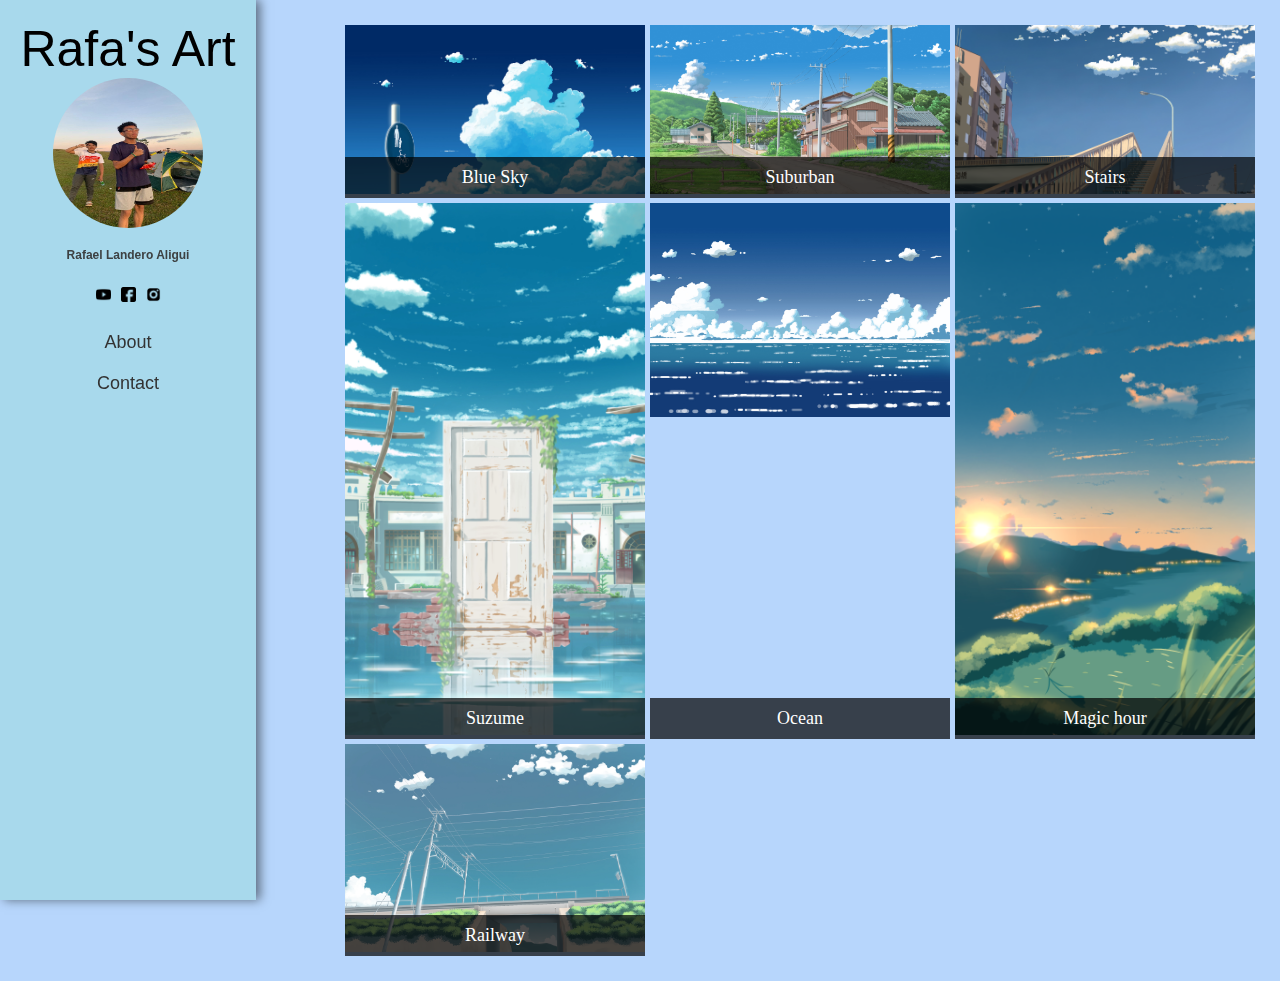
<file: index.html>
<!DOCTYPE html>
<html lang="en">
<head>
    <meta charset="UTF-8">
    <meta name="viewport" content="width=device-width, initial-scale=1.0">
    <title>Aligui's Online Gallery</title>
    <link rel="stylesheet" href="styles.css">
</head>
<body>
    <!-- Sidebar -->
     
    <div id="sidebar">
        <text id="artist">Rafa's Art</text>
        <img id="profile" src=".//Rafael.jpg">
        <text id="fullname">Rafael Landero Aligui</text>
        
        <nav>
            <ul>
                <li id="containIcon"><!-- Social icons with Links-->
                    <a href="https://www.youtube.com/@rafaelaligui3058">
                        <img id="socialicons" src="./icons/youtube.png">
                    </a>
                    <a href="https://www.facebook.com/RafaelL.AliguiDotaID414855942">
                        <img id="socialicons" src="./icons/facebook.png"/>
                    </a>
                    <a href="https://www.instagram.com/rafaelaligui187/">
                        <img id="socialicons" src="./icons/instagram.png"/>
                    </a>
                </li>
                    <li>
                        <a id="menutext"href="about.html">About</a>
                    </li>
                    <li>    
                        <a id="menutext"href="#">Contact</a>
                    </li>
            </ul>
        </nav>
    </div>

    <!-- Gallery Grid -->
    <div id="gallery">
        <div class="gallery-item">
            <img src=".//DigitalArts/BlueSky.jpg" alt="Blue Sky" class="art-image" data-date="August 9, 2023"/>
            <div class="gallery-text">Blue Sky<br><span></span></div>
        </div>
        <div class="gallery-item">
            <img src=".//DigitalArts/Suburban.jpg" alt="Suburban" class="art-image" data-date="March 25, 2024"/>
            <div class="gallery-text">Suburban<br><span></span></div>
        </div>
        <div class="gallery-item">
            <img src=".//DigitalArts/Stairs.jpg" alt="Stairs" class="art-image" data-date="August 16, 2023"/>
            <div class="gallery-text">Stairs<br><span></span></div>
        </div>
        <div class="gallery-item">
            <img src=".//DigitalArts/Suzume.jpg" alt="Stairs" class="art-image" data-date="August 16, 2023"/>
            <div class="gallery-text">Suzume<br><span></span></div>
        </div>
        <div class="gallery-item">
            <img src=".//DigitalArts/Ocean.jpg" alt="Stairs" class="art-image" data-date="August 16, 2023"/>
            <div class="gallery-text">Ocean<br><span></span></div>
        </div>
        <div class="gallery-item">
            <img src=".//DigitalArts/Magichour.PNG" alt="Stairs" class="art-image" data-date="August 16, 2023"/>
            <div class="gallery-text">Magic hour<br><span></span></div>
        </div>
        <div class="gallery-item">
            <img src=".//DigitalArts/Railway.jpg" alt="Stairs" class="art-image" data-date="August 16, 2023"/>
            <div class="gallery-text">Railway<br><span></span></div>
        </div>
        
    </div>

    <!-- Modal to display large image -->
    <div id="imageModal" class="modal">
        <span class="close">&times;</span>
        <img class="modal-content" id="modalImage">
        <div id="caption"></div>
        <button id="prevBtn" class="modal-button">&#10094;</button> <!-- Left Arrow -->
        <button id="nextBtn" class="modal-button">&#10095;</button> <!-- Right Arrow -->
    </div>

    <script src="script.js"></script>
</body>
</html>
</file>
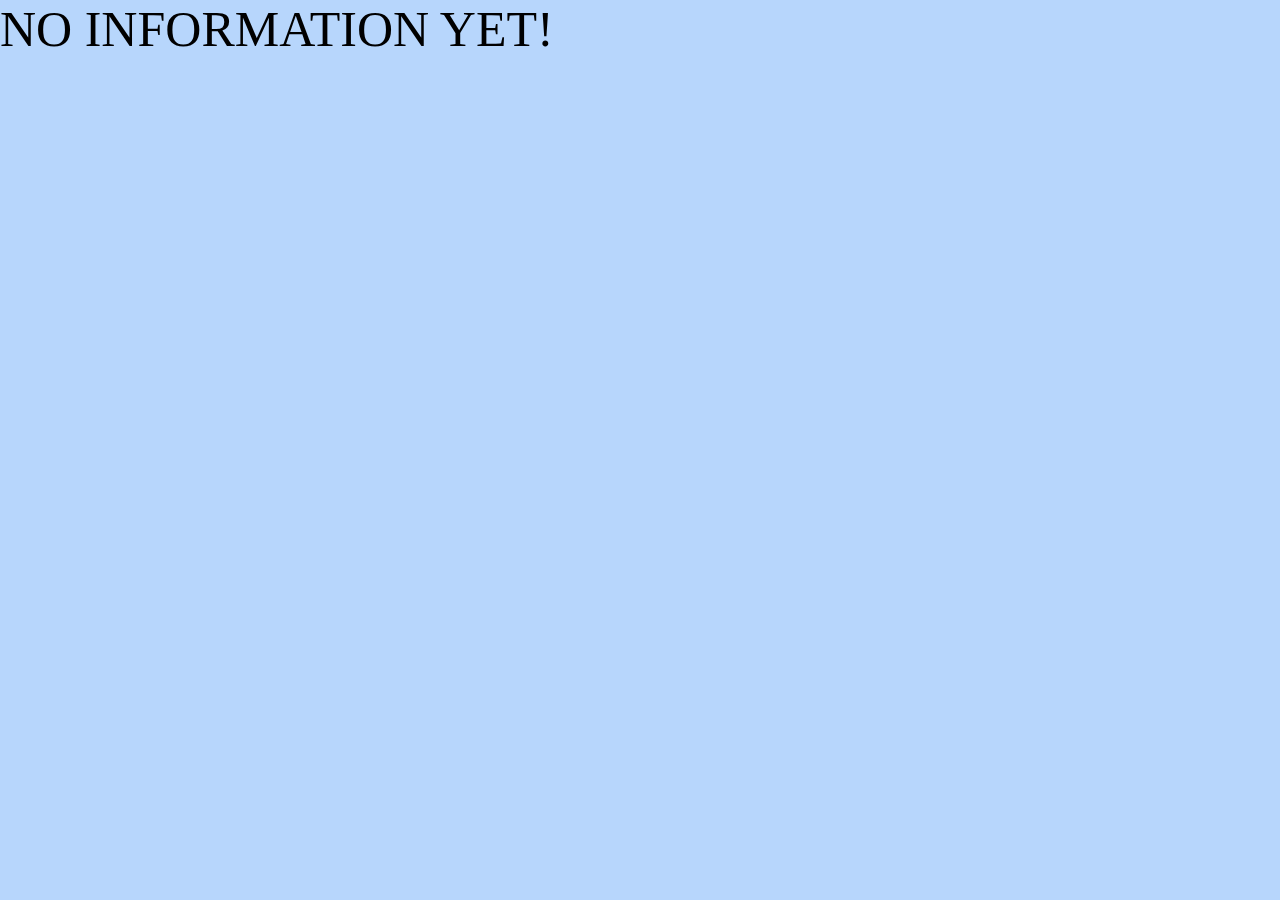
<file: about.html>
<!DOCTYPE html>
<html lang="en">
<head>
    <meta charset="UTF-8">
    <meta name="viewport" content="width=device-width, initial-scale=1.0">
    <title>Aligui's Online Gallery</title>
    <link rel="stylesheet" href="styles.css">
</head>
<body>
    <text style="text-align: center; font-size: 50px;">
        NO INFORMATION YET!
    </text>
    
</body>
</html>
</file>
<file: styles.css>
/* Basic Reset */
* {
    margin: 0;
    padding: 0;
    box-sizing: border-box;
}
#fullname{
    font-family:'Segoe UI', Tahoma, Geneva, Verdana, sans-serif;
    color: #3d4142;
    font-size: 12px;
    font-weight: bolder;
}

/* Sidebar */
#sidebar {
    position: fixed;
    left: 0;
    top: 0;
    width: 20%;
    min-width: 200px; /* Ensures minimum width for sidebar */
    height: 100vh;
    background-color: #a8d9ec;
    padding: 20px;
    display: flex;
    flex-direction: column;
    justify-content: flex-start;
    align-items: center;
    text-align: center; /* Centers content in the sidebar */
    box-shadow: 4px 0px 10px rgba(0, 0, 0, 0.5); /* Adds a shadow */
}


body {
    background-color: #b7d6fc;
}

#logo {
    font-size: 32px; /* Reduced font size for better fit on smaller screens */
    font-weight: bold;
    margin-bottom: 20px;
}

nav ul {
    list-style-type: none;
    padding: 0;
    margin-top: 20px;
}

nav ul li {
    margin: 20px 0;
}

nav ul li a {
    text-decoration: none;
    color: #333;
    font-size: 18px;
}

nav ul li a:hover {
    color: #000;
}

/* Gallery Grid */
#gallery {
    display: grid;
    grid-template-columns: repeat(auto-fit, minmax(300px, 1fr));
    gap: 5px;
    padding: 25px;
    margin-left: 25%; /* Push gallery to the right of the sidebar */
    margin-top: 0;
    transition: all 0.3s ease;
}

.gallery-item {
    position: relative;
    overflow: hidden;
}

.gallery-item img {
    width: 100%;
    height: auto;
    transition: transform 0.3s ease;
}

.gallery-item:hover img {
    transform: scale(1.1);
}

.gallery-text {
    position: absolute;
    bottom: 0;
    left: 0;
    width: 100%;
    background: rgba(0, 0, 0, 0.7);
    color: white;
    text-align: center;
    padding: 10px;
    font-size: 18px;
}

.gallery-text span {
    font-size: 14px;
    color: rgba(255, 255, 255, 0.8);
}

/* Modal */
.modal {
    display: none;
    position: fixed;
    z-index: 1000;
    padding-top: 60px;
    left: 0;
    top: 0;
    width: 100%;
    height: 100%;
    overflow: auto;
    background-color: rgba(0, 0, 0, 0.9);
}

.modal-content {
    margin: auto;
    display: block;
    max-width: 80%;
    max-height: 80%;
}

.modal-button {
    position: absolute;
    top: 50%;
    color: white;
    font-size: 40px;
    cursor: pointer;
    background: none;
    border: none;
    transform: translateY(-50%);
}

#prevBtn {
    left: 10px;
}

#nextBtn {
    right: 10px;
}

.close {
    position: absolute;
    top: 20px;
    right: 30px;
    color: white;
    font-size: 40px;
    cursor: pointer;
}

/* Profile Picture */
#profile {
    height: 150px;
    width: 150px;
    align-self: center;
    border-radius: 100%;
    margin-bottom: 20px; /* Space between profile image and rest of the content */
}

/* Social Icons */
#containIcon {
    display: flex;
    justify-content: center;
    margin-top: 10px;
}

#socialicons {
    width: 25px;
    align-self: center;
    padding: 5px;
    
}

/* Responsive Design for smaller screens */
@media screen and (max-width: 768px) {
    #sidebar {
        width: 100%;
        height: auto;
        padding: 10px;
        position: relative;
        flex-direction: row;
        justify-content: space-between;
    }

    #profile {
        height: 100px;
        width: 100px;
    }

    #gallery {
        margin-left: 0;
        padding: 15px;
    }

    #logo {
        font-size: 24px;
    }
}

@media screen and (max-width: 480px) {
    #sidebar {
        flex-direction: column;
    }

    #gallery {
        grid-template-columns: repeat(auto-fit, minmax(150px, 1fr)); /* Makes items smaller for mobile */
        padding: 10px;
    }

    #profile {
        height: 80px;
        width: 80px;
    }
}
#menutext {
    font-family: 'Gill Sans', 'Gill Sans MT', Calibri, 'Trebuchet MS', sans-serif;
}
#artist{
    font-size: 50px;
    font-family: 'Gill Sans', 'Gill Sans MT', Calibri, 'Trebuchet MS', sans-serif;
}
</file>
